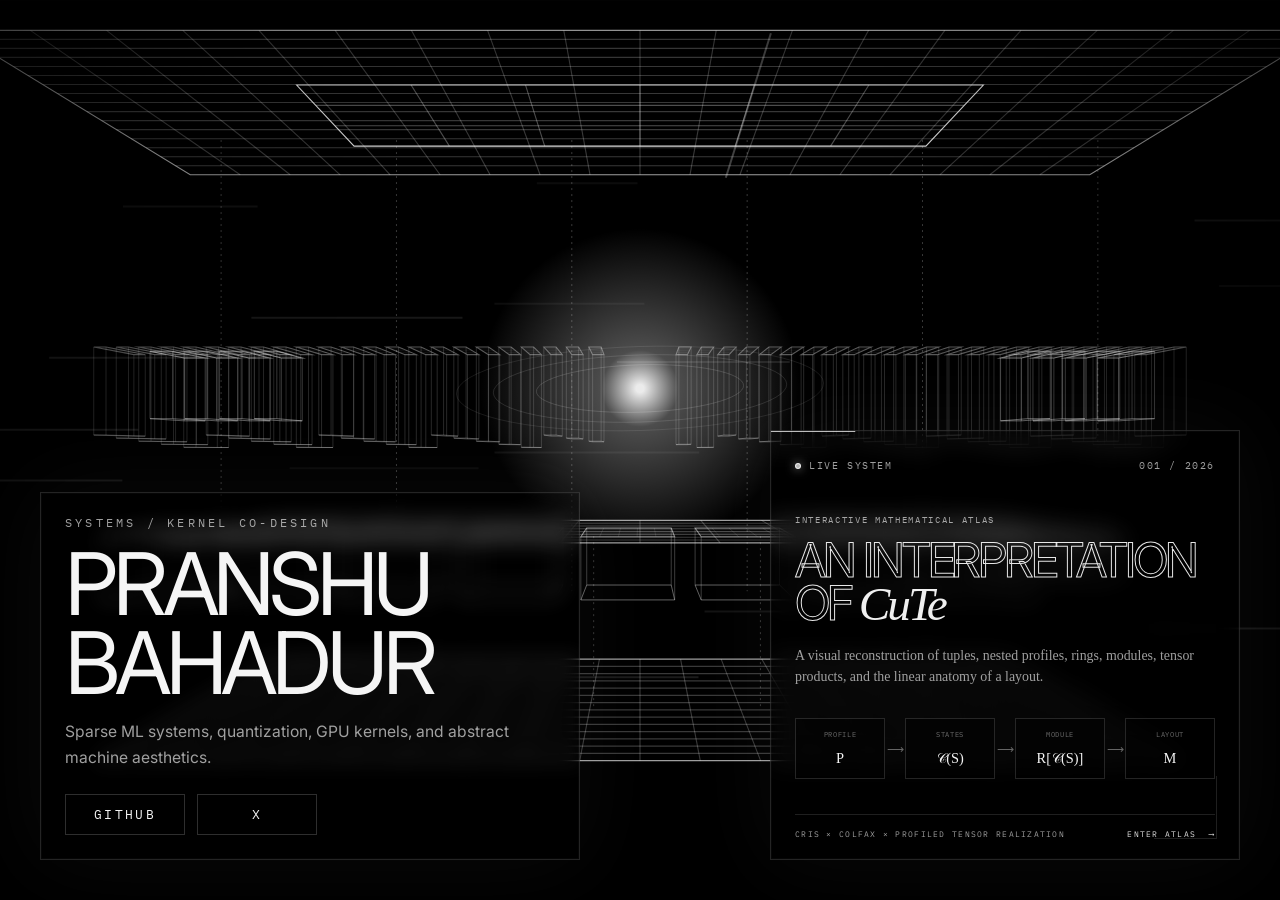
<file: index.html>
<!DOCTYPE html>
<html lang="en">
<head>
  <meta charset="UTF-8" />
  <meta name="viewport" content="width=device-width, initial-scale=1.0" />
  <title>Pranshu Bahadur</title>
  <meta name="description" content="Pranshu Bahadur — systems, kernel co-design, and an interactive interpretation of CuTe." />
  <link rel="preconnect" href="https://fonts.googleapis.com">
  <link rel="preconnect" href="https://fonts.gstatic.com" crossorigin>
  <link href="https://fonts.googleapis.com/css2?family=Inter:wght@300;400;500&family=IBM+Plex+Mono:wght@300;400&display=swap" rel="stylesheet">
  <link rel="stylesheet" href="./styles.css" />
</head>
<body>
  <canvas id="scene" aria-hidden="true"></canvas>
  <div class="scanlines" aria-hidden="true"></div>
  <div class="vignette" aria-hidden="true"></div>

  <main class="shell">
    <section class="card">
      <p class="kicker">SYSTEMS / KERNEL CO-DESIGN</p>
      <h1>PRANSHU<br />BAHADUR</h1>
      <p class="tagline">Sparse ML systems, quantization, GPU kernels, and abstract machine aesthetics.</p>

      <div class="links">
        <a href="https://github.com/Pranshu-Bahadur" target="_blank" rel="noreferrer">GITHUB</a>
        <a href="https://x.com/PranshuBahadur">X</a>
      </div>
    </section>

    <a
      class="feature-card"
      href="./formulation/index.html"
      data-open-formulation
      aria-label="Open An Interpretation of CuTe"
    >
      <div class="feature-meta">
        <span><i class="live-dot" aria-hidden="true"></i> LIVE SYSTEM</span>
        <span>001 / 2026</span>
      </div>

      <div class="feature-title">
        <p>INTERACTIVE MATHEMATICAL ATLAS</p>
        <h2>AN INTERPRETATION<br />OF <em>CuTe</em></h2>
        <p class="feature-copy">A visual reconstruction of tuples, nested profiles, rings, modules, tensor products, and the linear anatomy of a layout.</p>
      </div>

      <div class="feature-path" aria-label="Profile to layout formulation">
        <span><small>PROFILE</small><strong>P</strong></span>
        <b>⟶</b>
        <span><small>STATES</small><strong>𝒞(S)</strong></span>
        <b>⟶</b>
        <span><small>MODULE</small><strong>R[𝒞(S)]</strong></span>
        <b>⟶</b>
        <span><small>LAYOUT</small><strong>M</strong></span>
      </div>

      <div class="feature-footer">
        <span>CRIS × COLFAX × PROFILED TENSOR REALIZATION</span>
        <strong>ENTER ATLAS&nbsp; ⟶</strong>
      </div>
    </a>
  </main>

  <section class="formulation-portal" id="formulation-portal" aria-hidden="true" aria-label="An Interpretation of CuTe">
    <header class="formulation-header">
      <button type="button" data-close-formulation><span>←</span> RETURN TO INDEX</button>
      <div>
        <small>EMBEDDED SYSTEM / 001</small>
        <strong>AN INTERPRETATION OF CuTe</strong>
      </div>
      <a href="./formulation/index.html" target="_blank" rel="noreferrer">OPEN SEPARATELY ↗</a>
    </header>

    <div class="formulation-frame-shell">
      <div class="formulation-loading" aria-hidden="true">
        <span>𝕋<sub>R</sub>(S)</span>
        <small>LOADING THE PROFILED UNIVERSE</small>
      </div>
      <iframe
        id="formulation-frame"
        src="./formulation/index.html"
        title="An Interpretation of CuTe — complete interactive formulation"
        loading="eager"
      ></iframe>
    </div>
  </section>

  <script src="./script.js"></script>
</body>
</html>
</file>
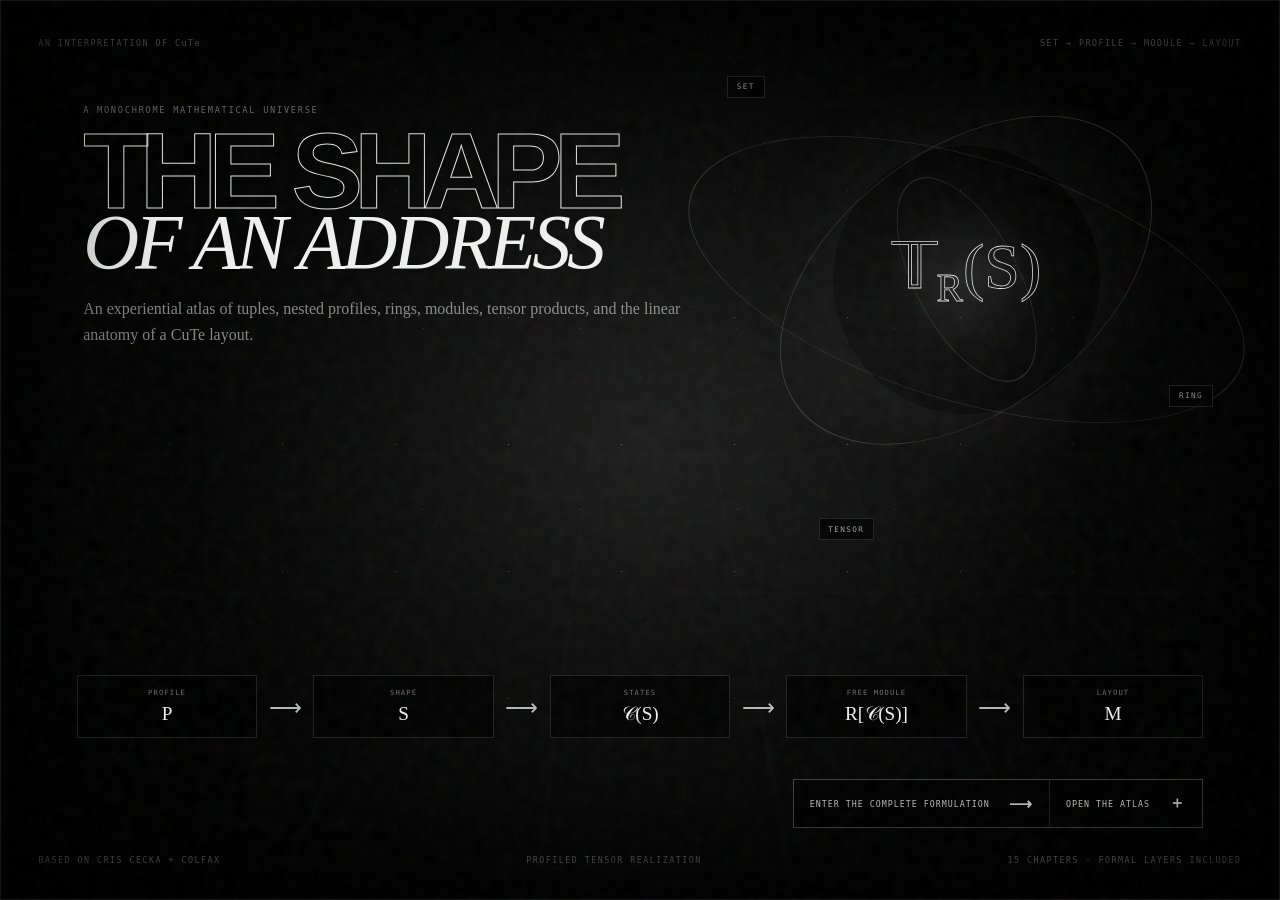
<file: formulation/index.html>
<!doctype html>
<html lang="en">
  <head>
    <meta charset="UTF-8" />
    <meta name="viewport" content="width=device-width, initial-scale=1.0" />
    <meta name="description" content="An interactive profiled tensor interpretation of CuTe layouts." />
    <title>An Interpretation of CuTe</title>
    <script type="module" crossorigin src="./assets/index-Dm5daCyG.js"></script>
    <link rel="stylesheet" crossorigin href="./assets/index-BAzx-Jt8.css">
  </head>
  <body>
    <div id="root"></div>
  </body>
</html>
</file>
<file: styles.css>
:root {
  --bg: #000000;
  --fg: rgba(255, 255, 255, 0.96);
  --soft: rgba(255, 255, 255, 0.62);
  --line: rgba(255, 255, 255, 0.18);
  --line-strong: rgba(255, 255, 255, 0.78);
  --panel: rgba(0, 0, 0, 0.34);
  --panel-border: rgba(255, 255, 255, 0.14);
}

* {
  box-sizing: border-box;
}

html,
body {
  margin: 0;
  min-height: 100%;
  background: var(--bg);
}

body {
  color: var(--fg);
  overflow: hidden;
  font-family: Inter, system-ui, sans-serif;
}

canvas,
.scanlines,
.vignette,
.shell {
  position: fixed;
  inset: 0;
}

#scene {
  width: 100%;
  height: 100%;
  background: #000;
}

.scanlines {
  pointer-events: none;
  opacity: 0.18;
  background-image: linear-gradient(to bottom, rgba(255,255,255,0.055) 0px, rgba(255,255,255,0.055) 1px, transparent 1px, transparent 4px);
  mix-blend-mode: screen;
}

.vignette {
  pointer-events: none;
  background: radial-gradient(circle at center, transparent 42%, rgba(0,0,0,0.18) 70%, rgba(0,0,0,0.62) 100%);
}

.shell {
  display: grid;
  grid-template-columns: minmax(320px, 540px) minmax(320px, 470px);
  align-items: flex-end;
  justify-content: space-between;
  gap: 28px;
  padding: 40px;
  pointer-events: none;
}

.card {
  width: min(540px, calc(100vw - 48px));
  padding: 22px 24px 24px;
  border: 1px solid var(--panel-border);
  background: linear-gradient(180deg, rgba(0,0,0,0.08), var(--panel));
  backdrop-filter: blur(10px);
  box-shadow: inset 0 0 0 1px rgba(255,255,255,0.025), 0 0 80px rgba(255,255,255,0.04);
  pointer-events: auto;
}

.kicker {
  margin: 0 0 14px;
  color: var(--soft);
  font-family: "IBM Plex Mono", monospace;
  font-size: 0.72rem;
  letter-spacing: 0.28em;
}

h1 {
  margin: 0;
  font-size: clamp(2.8rem, 7vw, 5.4rem);
  line-height: 0.92;
  font-weight: 400;
  letter-spacing: -0.06em;
}

.tagline {
  margin: 16px 0 0;
  max-width: 30rem;
  color: var(--soft);
  line-height: 1.7;
  font-size: 0.98rem;
}

.links {
  display: flex;
  gap: 12px;
  flex-wrap: wrap;
  margin-top: 22px;
}

.links a {
  display: inline-flex;
  align-items: center;
  justify-content: center;
  min-width: 120px;
  padding: 11px 14px;
  border: 1px solid rgba(255,255,255,0.18);
  color: var(--fg);
  text-decoration: none;
  font-family: "IBM Plex Mono", monospace;
  font-size: 0.82rem;
  letter-spacing: 0.18em;
  transition: background-color 180ms ease, border-color 180ms ease, transform 180ms ease;
}

.links a:hover {
  background: rgba(255,255,255,0.06);
  border-color: rgba(255,255,255,0.42);
  transform: translateY(-1px);
}

.feature-card {
  position: relative;
  display: grid;
  min-height: 430px;
  padding: 22px 24px 20px;
  overflow: hidden;
  border: 1px solid var(--panel-border);
  color: var(--fg);
  background:
    linear-gradient(90deg, transparent 49.8%, rgba(255,255,255,0.035) 50%, transparent 50.2%),
    linear-gradient(transparent 49.8%, rgba(255,255,255,0.035) 50%, transparent 50.2%),
    linear-gradient(180deg, rgba(0,0,0,0.08), rgba(0,0,0,0.48));
  background-size: 54px 54px, 54px 54px, auto;
  box-shadow: inset 0 0 0 1px rgba(255,255,255,0.025), 0 0 80px rgba(255,255,255,0.04);
  text-decoration: none;
  text-align: left;
  backdrop-filter: blur(12px);
  pointer-events: auto;
  transition: border-color 220ms ease, background-color 220ms ease, transform 220ms ease;
}

.feature-card::before,
.feature-card::after {
  content: "";
  position: absolute;
  pointer-events: none;
  transition: transform 420ms ease;
}

.feature-card::before {
  top: 0;
  right: 0;
  left: 0;
  height: 1px;
  background: rgba(255,255,255,0.72);
  transform: scaleX(0.18);
  transform-origin: left;
}

.feature-card::after {
  right: 22px;
  bottom: 20px;
  width: 62px;
  height: 62px;
  border-right: 1px solid rgba(255,255,255,0.12);
  border-bottom: 1px solid rgba(255,255,255,0.12);
}

.feature-card:hover,
.feature-card:focus-visible {
  border-color: rgba(255,255,255,0.44);
  outline: none;
  background-color: rgba(255,255,255,0.025);
  transform: translateY(-3px);
}

.feature-card:hover::before,
.feature-card:focus-visible::before {
  transform: scaleX(1);
}

.feature-card:hover::after,
.feature-card:focus-visible::after {
  transform: translate(-4px, -4px);
}

.feature-meta,
.feature-footer {
  position: relative;
  z-index: 2;
  display: flex;
  align-items: center;
  justify-content: space-between;
  gap: 18px;
  color: var(--soft);
  font-family: "IBM Plex Mono", monospace;
  font-size: 0.62rem;
  letter-spacing: 0.16em;
}

.feature-meta > span:first-child {
  display: inline-flex;
  align-items: center;
  gap: 8px;
}

.live-dot {
  display: inline-block;
  width: 6px;
  height: 6px;
  border: 1px solid rgba(255,255,255,0.84);
  border-radius: 50%;
  background: rgba(255,255,255,0.72);
  box-shadow: 0 0 10px rgba(255,255,255,0.62);
  animation: live-pulse 2.4s ease-in-out infinite;
}

@keyframes live-pulse {
  0%, 100% { opacity: 0.38; transform: scale(0.84); }
  50% { opacity: 1; transform: scale(1); }
}

.feature-title {
  position: relative;
  z-index: 2;
  align-self: center;
  padding: 28px 0 24px;
}

.feature-title > p:first-child {
  margin: 0 0 12px;
  color: var(--soft);
  font-family: "IBM Plex Mono", monospace;
  font-size: 0.58rem;
  letter-spacing: 0.18em;
}

.feature-title h2 {
  margin: 0;
  color: transparent;
  font-size: clamp(2rem, 3.7vw, 3.6rem);
  font-weight: 400;
  letter-spacing: -0.065em;
  line-height: 0.91;
  -webkit-text-stroke: 1px rgba(255,255,255,0.9);
}

.feature-title h2 em {
  color: rgba(255,255,255,0.94);
  font-family: Georgia, "Times New Roman", serif;
  font-weight: 400;
  -webkit-text-stroke: 0;
}

.feature-copy {
  max-width: 25rem;
  margin: 18px 0 0;
  color: var(--soft);
  font-family: Georgia, "Times New Roman", serif;
  font-size: 0.87rem;
  line-height: 1.55;
}

.feature-path {
  position: relative;
  z-index: 2;
  display: flex;
  align-items: stretch;
  margin-bottom: 22px;
}

.feature-path > span {
  display: grid;
  flex: 1;
  place-items: center;
  min-width: 0;
  padding: 8px 4px;
  border: 1px solid rgba(255,255,255,0.14);
  background: rgba(0,0,0,0.48);
}

.feature-path small {
  color: rgba(255,255,255,0.42);
  font-family: "IBM Plex Mono", monospace;
  font-size: 0.44rem;
  letter-spacing: 0.1em;
}

.feature-path strong {
  margin-top: 4px;
  font-family: Georgia, "Times New Roman", serif;
  font-size: 0.9rem;
  font-weight: 400;
}

.feature-path > b {
  display: grid;
  place-items: center;
  width: 20px;
  color: rgba(255,255,255,0.38);
  font-family: Georgia, "Times New Roman", serif;
  font-size: 0.72rem;
  font-weight: 400;
}

.feature-footer {
  align-self: end;
  padding-top: 14px;
  border-top: 1px solid rgba(255,255,255,0.12);
  font-size: 0.5rem;
}

.feature-footer strong {
  color: rgba(255,255,255,0.88);
  font-weight: 400;
  white-space: nowrap;
}

.formulation-portal {
  position: fixed;
  z-index: 40;
  inset: 0;
  display: grid;
  grid-template-rows: 54px 1fr;
  visibility: hidden;
  background: #000;
  opacity: 0;
  pointer-events: none;
  transform: translateY(24px) scale(0.992);
  transition: opacity 260ms ease, transform 360ms ease, visibility 360ms;
}

body.formulation-open {
  overflow: hidden;
}

body.formulation-open .formulation-portal {
  visibility: visible;
  opacity: 1;
  pointer-events: auto;
  transform: translateY(0) scale(1);
}

.formulation-header {
  position: relative;
  z-index: 3;
  display: grid;
  grid-template-columns: 180px 1fr 180px;
  align-items: center;
  border-bottom: 1px solid rgba(255,255,255,0.15);
  background: rgba(0,0,0,0.94);
  font-family: "IBM Plex Mono", monospace;
}

.formulation-header > button,
.formulation-header > a {
  display: flex;
  align-items: center;
  justify-content: center;
  gap: 10px;
  height: 100%;
  padding: 0 14px;
  border: 0;
  color: rgba(255,255,255,0.64);
  background: transparent;
  font: inherit;
  font-size: 0.58rem;
  letter-spacing: 0.11em;
  text-decoration: none;
  cursor: pointer;
  transition: color 180ms ease, background 180ms ease;
}

.formulation-header > button {
  border-right: 1px solid rgba(255,255,255,0.12);
}

.formulation-header > a {
  border-left: 1px solid rgba(255,255,255,0.12);
}

.formulation-header > button:hover,
.formulation-header > a:hover {
  color: #fff;
  background: rgba(255,255,255,0.055);
}

.formulation-header > div {
  display: grid;
  justify-items: center;
  gap: 2px;
}

.formulation-header small {
  color: rgba(255,255,255,0.34);
  font-size: 0.48rem;
  letter-spacing: 0.16em;
}

.formulation-header strong {
  color: rgba(255,255,255,0.84);
  font-family: Georgia, "Times New Roman", serif;
  font-size: 0.86rem;
  font-weight: 400;
}

.formulation-frame-shell {
  position: relative;
  min-height: 0;
  overflow: hidden;
  background: #000;
}

.formulation-frame-shell iframe {
  position: absolute;
  z-index: 2;
  inset: 0;
  width: 100%;
  height: 100%;
  border: 0;
  background: #000;
  opacity: 0;
  transition: opacity 320ms ease;
}

.formulation-frame-shell.is-loaded iframe {
  opacity: 1;
}

.formulation-loading {
  position: absolute;
  z-index: 1;
  inset: 0;
  display: grid;
  place-items: center;
  align-content: center;
  gap: 12px;
  color: rgba(255,255,255,0.72);
  background:
    linear-gradient(rgba(255,255,255,0.035) 1px, transparent 1px),
    linear-gradient(90deg, rgba(255,255,255,0.035) 1px, transparent 1px),
    #000;
  background-size: 72px 72px;
  transition: opacity 260ms ease;
}

.formulation-loading span {
  color: transparent;
  font-family: Georgia, "Times New Roman", serif;
  font-size: clamp(3rem, 8vw, 7rem);
  -webkit-text-stroke: 1px rgba(255,255,255,0.82);
}

.formulation-loading small {
  color: rgba(255,255,255,0.36);
  font-family: "IBM Plex Mono", monospace;
  font-size: 0.52rem;
  letter-spacing: 0.2em;
}

.formulation-frame-shell.is-loaded .formulation-loading {
  opacity: 0;
  pointer-events: none;
}

@media (max-width: 980px) {
  body {
    overflow: auto;
  }

  .shell {
    position: relative;
    grid-template-columns: 1fr;
    align-content: end;
    min-height: 100svh;
    padding-top: 84px;
    overflow-y: auto;
  }

  .card,
  .feature-card {
    width: min(620px, 100%);
  }

  .feature-card {
    justify-self: end;
    min-height: 390px;
  }
}

@media (max-width: 720px) {
  .shell {
    padding: 18px;
    padding-top: 72px;
    align-items: flex-end;
  }

  .card {
    padding: 18px;
  }

  .tagline {
    font-size: 0.92rem;
  }

  .feature-card {
    min-height: 410px;
    padding: 18px;
  }

  .feature-title h2 {
    font-size: clamp(2rem, 11vw, 3.15rem);
  }

  .feature-path {
    overflow-x: auto;
  }

  .feature-path > span {
    flex: 0 0 82px;
  }

  .feature-footer > span:first-child {
    display: none;
  }

  .feature-footer {
    justify-content: flex-end;
  }

  .formulation-portal {
    grid-template-rows: 48px 1fr;
  }

  .formulation-header {
    grid-template-columns: 54px 1fr 54px;
  }

  .formulation-header > button,
  .formulation-header > a {
    padding: 0;
    font-size: 0;
  }

  .formulation-header > button span {
    font-size: 1rem;
  }

  .formulation-header > a::after {
    content: "↗";
    font-family: Georgia, "Times New Roman", serif;
    font-size: 1rem;
  }

  .formulation-header small {
    display: none;
  }

  .formulation-header strong {
    font-size: 0.7rem;
  }
}

@media (prefers-reduced-motion: reduce) {
  *, *::before, *::after {
    animation-duration: 0.01ms !important;
    animation-iteration-count: 1 !important;
    transition-duration: 0.01ms !important;
  }
}
</file>
<file: formulation/assets/index-BAzx-Jt8.css>
:root{--black:#000;--near-black:#080808;--panel:#080808c7;--white:#f4f4f4;--soft-white:#ffffffb8;--muted:#ffffff6e;--faint:#ffffff30;--hairline:#ffffff21;--serif:Georgia, "Times New Roman", serif;--mono:ui-monospace, SFMono-Regular, Menlo, Monaco, Consolas, monospace;--sans:"Arial Narrow", "Helvetica Neue", Arial, sans-serif}*{box-sizing:border-box}html,body{width:100%;min-height:100%;color:var(--white);background:var(--black);margin:0;overflow:hidden}button,select{font:inherit}button,a{-webkit-tap-highlight-color:transparent}button{color:inherit}sub,sup{font-size:.62em;line-height:0}.universe-shell{--light-x:50vw;--light-y:50vh;isolation:isolate;width:100vw;height:100svh;color:var(--white);background:radial-gradient(circle at var(--light-x) var(--light-y), #ffffff0e, transparent 28rem), radial-gradient(ellipse at 60% 42%, #ffffff06, transparent 38%), radial-gradient(ellipse at center, #0d0d0d 0, #050505 43%, #000 86%);font-family:var(--sans);position:relative;overflow:hidden}.universe-shell:after{content:"";z-index:1000;pointer-events:none;border:1px solid #ffffff12;position:absolute;inset:0;box-shadow:inset 0 0 170px #000000eb}.void-stars,.void-grid,.void-noise{pointer-events:none;position:absolute;inset:0}.void-stars{z-index:-3;opacity:.44;background-image:radial-gradient(circle,#ffffffe6 0 .55px,#0000 .8px),radial-gradient(circle,#ffffff7a 0 .4px,#0000 .65px),radial-gradient(circle,#ffffff40 0 .35px,#0000 .55px);background-position:0 0,31px 57px,73px 19px;background-size:113px 127px,157px 181px,227px 239px;-webkit-mask-image:radial-gradient(#000 8%,#0000 86%);mask-image:radial-gradient(#000 8%,#0000 86%)}.void-grid{z-index:-2;opacity:.13;transform-origin:50%;background-image:linear-gradient(#ffffff14 1px,#0000 1px),linear-gradient(90deg,#ffffff14 1px,#0000 1px);background-size:68px 68px;transform:perspective(900px)rotateX(66deg)translateY(37vh)scale(1.8);-webkit-mask-image:radial-gradient(at 60%,#000,#0000 72%);mask-image:radial-gradient(at 60%,#000,#0000 72%)}.void-noise{z-index:900;opacity:.045;background-image:url("data:image/svg+xml,%3Csvg viewBox='0 0 180 180' xmlns='http://www.w3.org/2000/svg'%3E%3Cfilter id='n'%3E%3CfeTurbulence type='fractalNoise' baseFrequency='.95' numOctaves='4' stitchTiles='stitchTiles'/%3E%3C/filter%3E%3Crect width='100%25' height='100%25' filter='url(%23n)'/%3E%3C/svg%3E");animation:.26s steps(2,end) infinite grain;inset:-70%}@keyframes grain{0%{transform:translate(0)}25%{transform:translate(2.5%,-1.5%)}50%{transform:translate(-1%,2%)}75%{transform:translate(1.5%,1%)}to{transform:translate(-2%,-1%)}}@keyframes reveal-up{0%{opacity:0;transform:translateY(1.25rem)}to{opacity:1;transform:translateY(0)}}@keyframes float{0%,to{transform:translate(0,0)}50%{transform:translateY(-.7rem)}}@keyframes breathe{0%,to{opacity:.48}50%{opacity:1}}@keyframes rotate-slow{to{transform:rotate(360deg)}}.formula{border:1px solid var(--hairline);color:#ffffffe8;font-family:var(--serif);text-align:center;background:#ffffff06;margin:.75rem 0;padding:.85rem 1rem;font-size:clamp(.9rem,1.25vw,1.24rem);line-height:1.55}.formula.is-compact{padding:.62rem .78rem;font-size:clamp(.78rem,1vw,1rem)}.diagram-arrow{min-width:3.5rem;color:var(--soft-white);flex:none;align-content:center;justify-items:center;display:grid}.diagram-arrow small{color:var(--muted);font-family:var(--mono);letter-spacing:.12em;white-space:nowrap;font-size:.46rem}.diagram-arrow i{font-family:var(--serif);font-size:1.45rem;font-style:normal}.landing{position:absolute;inset:0;overflow:hidden}.landing-meta,.landing-footer{z-index:8;color:#ffffff5c;font-family:var(--mono);letter-spacing:.18em;justify-content:space-between;font-size:.52rem;display:flex;position:absolute;left:clamp(1.2rem,3vw,2.8rem);right:clamp(1.2rem,3vw,2.8rem)}.landing-meta{top:clamp(1.2rem,3vw,2.5rem)}.landing-footer{bottom:clamp(1.2rem,3vw,2.2rem)}.landing-title{z-index:7;width:min(49rem,58vw);animation:.9s both reveal-up;position:absolute;top:11%;left:6.5%}.landing-title small,.scene-kicker,.whole-column>small,.formal-drawer small{color:var(--muted);font-family:var(--mono);letter-spacing:.2em;font-size:.54rem}.landing-title h1{color:#0000;letter-spacing:-.085em;-webkit-text-stroke:1px #ffffffeb;text-transform:uppercase;margin:.9rem 0 1.5rem;font-size:clamp(4rem,8.4vw,9.8rem);font-weight:800;line-height:.76;display:grid}.landing-title h1 span:last-child{color:#fffffff0;font-family:var(--serif);letter-spacing:-.05em;-webkit-text-stroke:0;font-size:.72em;font-style:italic;font-weight:400}.landing-title p{color:#ffffff85;width:min(38rem,90%);font-family:var(--serif);margin:0;font-size:clamp(.88rem,1.25vw,1.2rem);line-height:1.65}.landing-orbits{z-index:2;aspect-ratio:1;width:min(55vw,58rem);position:absolute;top:-8vh;right:-3vw}.landing-orbits:before{content:"";background:radial-gradient(circle,#ffffff1a,#ffffff04 42%,#0000 72%);border-radius:50%;position:absolute;inset:31%;box-shadow:0 0 120px #ffffff14}.landing-orbits .orbit{border:1px solid #ffffff2b;border-radius:50%;position:absolute}.orbit-a{inset:9%;transform:rotate(17deg)scaleY(.42)}.orbit-b{inset:20%;transform:rotate(-37deg)scaleY(.62)}.orbit-c{inset:34%;transform:rotate(62deg)scaleY(.46)}.landing-orbits strong{color:#0000;font-family:var(--serif);-webkit-text-stroke:.8px #ffffffe0;text-shadow:0 0 44px #ffffff21;font-size:clamp(2rem,5vw,5rem);font-weight:400;position:absolute;top:48%;left:50%;transform:translate(-50%,-50%)}.orbit-label{border:1px solid var(--hairline);color:#ffffff9e;font-family:var(--mono);letter-spacing:.18em;background:#000000b8;padding:.35rem .55rem;font-size:.48rem;position:absolute}.label-set{top:21%;left:16%}.label-ring{bottom:32%;right:15%}.label-tensor{bottom:13%;left:29%}.landing-formula{z-index:9;justify-content:center;align-items:stretch;display:flex;position:absolute;bottom:18%;left:6%;right:6%}.landing-formula>button{border:1px solid var(--hairline);cursor:pointer;-webkit-backdrop-filter:blur(12px);backdrop-filter:blur(12px);background:#000000ad;flex:1;justify-items:center;max-width:13rem;padding:.75rem .65rem;transition:background .2s,border-color .2s,transform .2s;display:grid}.landing-formula>button:hover,.landing-formula>button:focus-visible{background:#ffffff13;border-color:#ffffff8c;outline:none;transform:translateY(-.3rem)}.landing-formula button small{color:var(--muted);font-family:var(--mono);letter-spacing:.15em;font-size:.45rem}.landing-formula button strong{font-family:var(--serif);margin-top:.35rem;font-size:clamp(1rem,1.5vw,1.45rem);font-weight:400}.landing-entry{z-index:10;border:1px solid #ffffff40;display:flex;position:absolute;bottom:8%;right:6%}.landing-entry button{border:0;border-right:1px solid var(--hairline);color:#ffffffd1;font-family:var(--mono);letter-spacing:.12em;cursor:pointer;background:#000000bf;align-items:center;gap:1.2rem;padding:.8rem 1rem;font-size:.52rem;display:flex}.landing-entry button:last-child{border-right:0}.landing-entry button:hover{color:#fff;background:#ffffff14}.landing-entry b{font-family:var(--serif);font-size:1rem}.site-header{z-index:70;border-bottom:1px solid var(--hairline);-webkit-backdrop-filter:blur(18px);backdrop-filter:blur(18px);background:#000000b3;grid-template-columns:9rem 1fr auto;align-items:center;height:4.9rem;display:grid;position:absolute;top:0;left:0;right:0}.site-mark{border:0;border-right:1px solid var(--hairline);cursor:pointer;background:0 0;justify-items:start;height:100%;padding:.72rem 1.25rem;display:grid}.site-mark strong{color:#0000;font-family:var(--serif);-webkit-text-stroke:.6px #ffffffeb;font-size:1.6rem;font-style:italic;font-weight:400}.site-mark span{color:var(--muted);font-family:var(--mono);letter-spacing:.12em;font-size:.42rem}.site-breadcrumb{grid-template-columns:auto auto 1fr;align-items:baseline;gap:1rem;padding:0 1.4rem;display:grid}.site-breadcrumb small,.site-breadcrumb span,.header-actions button{color:var(--muted);font-family:var(--mono);letter-spacing:.12em;font-size:.48rem}.site-breadcrumb strong{color:#ffffffdb;font-family:var(--serif);text-overflow:ellipsis;white-space:nowrap;font-size:1rem;font-weight:400;overflow:hidden}.header-actions{align-self:stretch;display:flex}.header-actions button{border:0;border-left:1px solid var(--hairline);cursor:pointer;background:0 0;min-width:7.5rem}.header-actions button:hover{color:#fff;background:#ffffff0e}.header-actions kbd{color:#ffffff47;font:inherit;margin-left:.45rem}.chapter-nav{z-index:65;border-right:1px solid var(--hairline);scrollbar-width:none;-webkit-backdrop-filter:blur(14px);backdrop-filter:blur(14px);background:#0000008c;width:9rem;position:absolute;top:4.9rem;bottom:3rem;left:0;overflow-y:auto}.chapter-nav::-webkit-scrollbar{display:none}.chapter-nav>div{border-bottom:1px solid #ffffff12;padding:.72rem 0 .32rem}.chapter-nav>div>small{color:#ffffff40;font-family:var(--mono);letter-spacing:.14em;padding:0 .75rem .42rem;font-size:.4rem;display:block}.chapter-nav button{color:#ffffff63;cursor:pointer;text-align:left;background:0 0;border:0;grid-template-columns:1.45rem 1fr .65rem;align-items:center;width:100%;min-height:1.7rem;padding:.25rem .55rem .25rem .72rem;display:grid;position:relative}.chapter-nav button:hover{color:#fffc}.chapter-nav button span{font-family:var(--mono);font-size:.42rem}.chapter-nav button strong{font-family:var(--mono);letter-spacing:.08em;font-size:.48rem;font-weight:500}.chapter-nav button i{border:1px solid #ffffff52;border-radius:50%;width:.3rem;height:.3rem}.chapter-nav button.is-active{color:#fff;background:#fff1}.chapter-nav button.is-active i{background:#fff;box-shadow:0 0 9px #ffffffb3}.mobile-nav{display:none}.progress{z-index:71;background:#ffffff0e;height:2px;position:absolute;top:4.85rem;left:9rem;right:0}.progress i{background:#fffc;height:100%;transition:width .5s;display:block;box-shadow:0 0 9px #ffffff8c}.chapter-stage{z-index:5;animation:.55s both reveal-up;position:absolute;inset:4.9rem 0 3rem 9rem;overflow:hidden}.chapter-footer{z-index:70;border-top:1px solid var(--hairline);-webkit-backdrop-filter:blur(14px);backdrop-filter:blur(14px);background:#000000c7;grid-template-columns:9rem 1fr 9rem;align-items:center;height:3rem;display:grid;position:absolute;bottom:0;left:0;right:0}.chapter-footer>span{color:#ffffff47;font-family:var(--mono);letter-spacing:.16em;text-align:center;font-size:.43rem}.chapter-footer button{border:0;border-right:1px solid var(--hairline);height:100%;color:var(--muted);font-family:var(--mono);letter-spacing:.1em;cursor:pointer;background:0 0;justify-content:center;align-items:center;gap:.65rem;font-size:.48rem;display:flex}.chapter-footer button:last-child{border-right:0;border-left:1px solid var(--hairline)}.chapter-footer button:hover{color:#fff;background:#ffffff0e}.chapter-footer b{font-family:var(--serif);font-size:1rem}.scene-grid{grid-template-columns:minmax(16rem,.85fr) minmax(27rem,1.55fr) minmax(13rem,.65fr);gap:clamp(1rem,2vw,2.4rem);width:100%;height:100%;padding:clamp(1.6rem,3vw,3.7rem);display:grid}.scene-copy{z-index:3;align-self:center;position:relative}.scene-copy h2,.whole-intro h2,.source-intro h2{color:#0000;letter-spacing:-.065em;-webkit-text-stroke:.75px #fffffff0;margin:.85rem 0 1.15rem;font-size:clamp(2.2rem,3.5vw,4.5rem);font-weight:700;line-height:.96}.scene-copy h2 em,.whole-intro h2 em,.source-intro h2 em{color:#ffffffe3;font-family:var(--serif);-webkit-text-stroke:0;font-weight:400}.scene-copy>p,.whole-intro>p,.source-intro>p{color:#ffffff80;max-width:31rem;font-family:var(--serif);margin:0;font-size:clamp(.84rem,1.05vw,1.05rem);line-height:1.65}.scene-copy>p i{color:#ffffffd1}.primary-control{color:#ffffffb8;min-width:min(19rem,100%);font-family:var(--mono);letter-spacing:.12em;cursor:pointer;background:#00000080;border:1px solid #ffffff40;justify-content:space-between;align-items:center;gap:1.2rem;margin:1.4rem 0 0;padding:.72rem .85rem;font-size:.5rem;display:flex}.primary-control:hover{color:#fff;background:#ffffff0f;border-color:#ffffff9e}.primary-control b{font-family:var(--serif);font-size:1rem}.mode-tabs,.operation-tabs{border:1px solid var(--hairline);flex-wrap:wrap;width:fit-content;margin-top:1.35rem;display:flex}.mode-tabs button,.operation-tabs button{border:0;border-right:1px solid var(--hairline);color:#ffffff57;font-family:var(--mono);letter-spacing:.09em;cursor:pointer;background:#0006;padding:.55rem .72rem;font-size:.44rem}.mode-tabs button:last-child,.operation-tabs button:last-child{border-right:0}.mode-tabs button.is-active,.operation-tabs button.is-active{color:#000;background:#fff}.profile-tree{aspect-ratio:360/230;width:100%;max-width:23rem;position:relative}.profile-tree svg{width:100%;height:100%;position:absolute;inset:0;overflow:visible}.profile-tree svg path{fill:none;stroke:#ffffff80;stroke-width:1px}.profile-tree .node{background:#050505;border:1px solid #ffffffd9;border-radius:50%;width:.62rem;height:.62rem;position:absolute;transform:translate(-50%,-50%);box-shadow:0 0 13px #ffffff2e}.profile-tree .root-node{top:13%;left:50%}.tree-left .branch-node{top:44%;left:32.2%}.tree-right .branch-node{top:44%;left:67.8%}.profile-tree .leaf{color:#ffffffe6;width:2.2rem;height:2.2rem;font-family:var(--serif);background:#000000db;border:1px solid #ffffff4d;border-radius:50%;place-items:center;font-size:1rem;display:grid;position:absolute;bottom:0;transform:translate(-50%)}.profile-tree .leaf-0{left:17.2%}.profile-tree .leaf-1{left:50%}.profile-tree .leaf-2{left:82.8%}.tree-left .leaf-1{left:47.2%}.tree-right .leaf-1{left:52.8%}.coordinate-lattice{perspective:800px;grid-template-columns:repeat(4,1fr);gap:.55rem;width:min(36rem,100%);display:grid}.lattice-layer{transform:translateY(calc(var(--layer,0) * -1px));background:#00000073;border:1px solid #ffffff21;gap:.3rem;padding:.45rem;display:grid}.lattice-layer>small{color:#ffffff4d;font-family:var(--mono);letter-spacing:.1em;font-size:.42rem}.lattice-layer>div{grid-template-columns:repeat(2,1fr);gap:.25rem;display:grid}.lattice-layer button{aspect-ratio:1;color:#ffffff73;cursor:pointer;background:#ffffff06;border:1px solid #ffffff2e;place-items:center;padding:0;display:grid;position:relative}.lattice-layer button:hover{color:#fff;border-color:#ffffffb3}.lattice-layer button span{font-family:var(--serif);font-size:.65rem}.lattice-layer button i{color:#ffffff38;font-family:var(--mono);font-size:.32rem;font-style:normal;position:absolute;bottom:.08rem;right:.18rem}.lattice-layer button.is-selected{color:#000;background:#fff;box-shadow:0 0 22px #fff3}.lattice-layer button.is-selected i{color:#0009}.coordinate-lattice.is-miniature{gap:.25rem}.coordinate-lattice.is-miniature .lattice-layer{gap:.15rem;padding:.2rem}.coordinate-lattice.is-miniature .lattice-layer>div{gap:.1rem}.coordinate-lattice.is-miniature .lattice-layer button span{font-size:.48rem}.coordinate-lattice.is-miniature .lattice-layer button i{display:none}.whole-scene{grid-template-rows:1fr auto;grid-template-columns:20rem 1fr;gap:2rem;width:100%;height:100%;padding:clamp(1.5rem,3vw,3.3rem);display:grid}.whole-intro{align-self:center}.whole-intro h2{font-size:clamp(2.4rem,4vw,5rem)}.whole-map{grid-template-columns:1fr 5rem 1fr 5rem 1fr;align-items:center;min-width:0;display:grid;position:relative}.whole-column{z-index:2;gap:.6rem;display:grid;position:relative}.whole-column>small{text-align:center;margin-bottom:.3rem}.whole-column button{cursor:pointer;-webkit-backdrop-filter:blur(10px);backdrop-filter:blur(10px);background:#0000009e;border:1px solid #ffffff29;justify-items:center;min-height:6.3rem;padding:.7rem;display:grid}.whole-column button:hover{background:#ffffff0e;border-color:#ffffff8c;transform:translateY(-.2rem)}.whole-column button span{color:var(--muted);font-family:var(--mono);letter-spacing:.14em;font-size:.42rem}.whole-column button strong{font-family:var(--serif);margin:.18rem 0;font-size:1.7rem;font-weight:400}.whole-column button i{color:#ffffff59;font-family:var(--mono);font-size:.42rem;font-style:normal}.whole-arrow-column{align-content:center;gap:5.1rem;display:grid}.whole-map>svg{z-index:0;width:100%;height:100%;position:absolute;inset:0}.whole-map>svg path{fill:none;stroke:#ffffff24;stroke-width:1px;stroke-dasharray:3 5}.whole-loop{color:#ffffff45;font-family:var(--mono);letter-spacing:.14em;background:#040404;font-size:.38rem;position:absolute}.loop-top{top:2%;left:50%;transform:translate(-50%)}.loop-bottom{bottom:1%;right:7%}.whole-legend{border:1px solid var(--hairline);grid-column:1/-1;grid-template-columns:repeat(4,1fr);display:grid}.whole-legend div{border-right:1px solid var(--hairline);grid-template-rows:auto auto;grid-template-columns:2.4rem 1fr;padding:.55rem .75rem;display:grid}.whole-legend div:last-child{border-right:0}.whole-legend span{font-family:var(--serif);grid-row:1/3;align-self:center;font-size:1.4rem}.whole-legend p{color:#ffffffa6;font-family:var(--mono);text-transform:uppercase;margin:0;font-size:.45rem}.whole-legend strong{color:var(--muted);font-family:var(--serif);font-size:.68rem;font-weight:400}.set-cosmos{align-self:center;width:100%;min-height:34rem;position:relative}.set-boundary{border:1px solid #ffffff6b;border-radius:49% 51% 43% 57%/56% 38% 62% 44%;animation:5s ease-in-out infinite breathe;position:absolute;inset:4% 5%;box-shadow:inset 0 0 80px #ffffff06,0 0 40px #ffffff08}.set-boundary:after{content:"";border-radius:inherit;border:1px dashed #ffffff1a;position:absolute;inset:4%}.set-boundary small{color:var(--muted);font-family:var(--mono);letter-spacing:.18em;font-size:.5rem;position:absolute;top:8%;left:12%}.set-element{cursor:pointer;background:radial-gradient(circle,#ffffff17,#000000d9);border:1px solid #ffffff42;border-radius:50%;place-items:center;width:3.2rem;height:3.2rem;animation:5s ease-in-out infinite float;display:grid;position:absolute;box-shadow:0 0 25px #ffffff06}.set-element:hover{border-color:#fff;box-shadow:0 0 25px #ffffff26}.set-element span{font-family:var(--serif);font-size:1.15rem}.element-0{top:22%;left:25%}.element-1{animation-delay:-1s;top:18%;left:61%}.element-2{animation-delay:-2s;top:48%;left:43%}.element-3{animation-delay:-.4s;top:66%;left:21%}.element-4{animation-delay:-2.8s;top:65%;left:67%}.element-5{animation-delay:-3.6s;top:39%;left:76%}.membership-readout{border:1px solid var(--hairline);color:#ffffffa6;font-family:var(--serif);background:#000c;padding:.55rem .8rem;font-size:.85rem;position:absolute;bottom:6%;right:12%}.membership-readout i{color:var(--muted);margin:0 .45rem;font-style:normal}.axiom-strip{gap:.45rem;margin-top:1rem;display:flex}.axiom-strip span{color:var(--muted);font-family:var(--mono);align-items:center;gap:.4rem;font-size:.42rem;display:flex}.axiom-strip b{color:#fff;font-family:var(--serif);font-size:1rem}.scene-ledger{border:1px solid var(--hairline);background:#0000008f;align-self:center}.scene-ledger>small{border-bottom:1px solid var(--hairline);color:var(--muted);font-family:var(--mono);letter-spacing:.14em;padding:.65rem;font-size:.46rem;display:block}.scene-ledger>div{border-bottom:1px solid var(--hairline);gap:.3rem;padding:.8rem;display:grid}.scene-ledger>div:last-child{border-bottom:0}.scene-ledger span{color:var(--muted);font-size:.65rem}.scene-ledger strong{font-family:var(--serif);font-size:1.35rem;font-weight:400}.scene-ledger i{color:#ffffff54;font-size:.6rem;font-style:normal}.product-axis{align-items:center;gap:1rem;display:flex;position:absolute}.product-axis small{color:var(--muted);font-family:var(--mono);font-size:.5rem}.product-axis span{width:3.3rem;height:3.3rem;font-family:var(--serif);border:1px solid #ffffff40;border-radius:50%;place-items:center;display:grid}.axis-a{top:8%;left:25%}.axis-b{flex-direction:column;top:31%;left:3%}.pair-grid{grid-template-rows:repeat(2,5rem);grid-template-columns:repeat(3,5rem);gap:.55rem;display:grid;position:absolute;top:28%;left:24%}.pair-grid span{background:#ffffff06;border:1px solid #fff3;place-items:center;display:grid}.pair-grid i{font-family:var(--serif);font-size:.85rem;font-style:normal}.coproduct-chamber{border:1px solid #ffffff4d;align-content:center;place-items:center;gap:1.3rem;width:43%;display:grid;position:absolute;top:20%;bottom:20%}.chamber-a{left:4%}.chamber-b{right:4%}.coproduct-chamber small{color:var(--muted);font-family:var(--mono);font-size:.48rem;position:absolute;top:.8rem;left:.8rem}.coproduct-chamber span{border:1px solid var(--hairline);width:2.8rem;height:2.8rem;font-family:var(--serif);border-radius:50%;place-items:center;display:grid}.coproduct-mark{z-index:2;color:#000;font-family:var(--serif);background:#fff;padding:.6rem;font-size:1.2rem;position:absolute;top:46%;left:50%;transform:translate(-50%,-50%)}.tuple-map{background:linear-gradient(#ffffff05,#0000);border:1px solid #ffffff1a;align-self:center;min-height:33rem;position:relative}.tuple-map svg{width:100%;height:100%;position:absolute;inset:0;overflow:visible}.tuple-map svg path{fill:none;stroke:#ffffff78;stroke-width:1px}.tuple-map marker path{fill:#ffffffb3;stroke:none}.tuple-codomain,.tuple-domain{grid-template-columns:repeat(4,1fr);justify-items:center;display:grid;position:absolute;left:7%;right:7%}.tuple-codomain{top:4%}.tuple-domain{bottom:4%}.tuple-codomain small,.tuple-domain small{color:var(--muted);font-family:var(--mono);letter-spacing:.14em;font-size:.45rem;position:absolute;top:-.8rem;left:0}.tuple-codomain span,.tuple-domain span{z-index:2;width:3rem;height:3rem;font-family:var(--serif);background:#050505;border:1px solid #ffffff45;border-radius:50%;place-items:center;display:grid;position:relative}.tuple-domain span{border-radius:0}.repeat-callout{color:#ffffff59;font-family:var(--mono);letter-spacing:.08em;writing-mode:vertical-rl;font-size:.42rem;position:absolute;top:48%;left:1rem}.repeat-callout i{background:#ffffff4d;width:1px;height:3rem;margin:0 auto .4rem;display:block}.tuple-layers{border:1px solid var(--hairline);background:#00000080;align-self:center}.tuple-layers>small{border-bottom:1px solid var(--hairline);color:var(--muted);font-family:var(--mono);letter-spacing:.12em;padding:.65rem;font-size:.44rem;display:block}.tuple-layers>div{border-bottom:1px solid #ffffff14;grid-template-columns:2.7rem 1fr;align-items:center;min-height:3rem;padding:0 .7rem;display:grid}.tuple-layers>div span{font-family:var(--serif);font-size:1rem}.tuple-layers>div i{color:var(--muted);font-family:var(--mono);text-overflow:ellipsis;white-space:nowrap;font-size:.43rem;font-style:normal;overflow:hidden}.tuple-layers>strong{font-family:var(--serif);text-align:center;padding:.9rem .65rem;font-size:.9rem;font-weight:400;display:block}.word-forge{align-self:center;min-height:34rem;position:relative}.word{border:1px solid var(--hairline);background:#000000b8;gap:.28rem;padding:.6rem;transition:opacity .45s,transform .65s;display:flex;position:absolute}.word small{color:var(--muted);font-family:var(--mono);font-size:.5rem;position:absolute;top:-1.2rem;left:0}.word span{width:3.8rem;height:3.8rem;font-family:var(--serif);border:1px solid #ffffff47;place-items:center;font-size:1.2rem;display:grid}.word-u{top:24%;left:6%}.word-v{top:24%;right:6%}.word-result{opacity:.18;top:61%;left:50%;transform:translate(-50%)scale(.9)}.word-forge.is-joined .word-u{opacity:.2;transform:translate(6rem,8rem)scale(.8)}.word-forge.is-joined .word-v{opacity:.2;transform:translate(-6rem,8rem)scale(.8)}.word-forge.is-joined .word-result{opacity:1;transform:translate(-50%)scale(1)}.forge-operator{font-family:var(--serif);font-size:1.7rem;position:absolute;top:29%;left:50%;transform:translate(-50%)}.forge-arrow{color:var(--muted);font-family:var(--serif);font-size:1.6rem;position:absolute;top:48%;left:50%;transform:translate(-50%)rotate(90deg)}.empty-word{border:1px solid var(--hairline);justify-items:center;padding:.6rem 1rem;display:grid;position:absolute;bottom:4%;right:4%}.empty-word span{font-family:var(--serif);font-size:1.2rem}.empty-word small{color:var(--muted);font-family:var(--mono);font-size:.4rem}.closure-orbit{color:#ffffff45;font-family:var(--serif);pointer-events:none;border:1px dashed #ffffff24;border-radius:48%;align-content:end;place-items:center;padding-bottom:.7rem;display:grid;position:absolute;inset:6%}.closure-orbit i{font-family:var(--mono);letter-spacing:.12em;font-size:.4rem;font-style:normal}.law-stack{align-self:center}.law-stack>div{border-bottom:1px solid var(--hairline);gap:.45rem;padding:.85rem 0;display:grid}.law-stack small{color:var(--muted);font-family:var(--mono);letter-spacing:.12em;font-size:.43rem}.law-stack strong{font-family:var(--serif);font-size:.84rem;font-weight:400;line-height:1.45}.profile-observatory{align-self:center;justify-items:center;min-height:35rem;display:grid;position:relative}.profile-observatory .profile-tree{width:min(31rem,92%);margin-top:4rem}.profile-signature{justify-items:center;display:grid;position:absolute;top:0;left:50%;transform:translate(-50%)}.profile-signature small{color:var(--muted);font-family:var(--mono);letter-spacing:.14em;font-size:.43rem}.profile-signature strong{font-family:var(--serif);font-size:1.75rem;font-weight:400}.profile-signature i{color:#ffffff6b;font-family:var(--serif);font-size:.9rem}.leaf-plane{border-top:1px solid #ffffff38;grid-template-columns:repeat(3,1fr);justify-items:center;padding-top:1.8rem;display:grid;position:absolute;bottom:2%;left:2%;right:2%}.leaf-plane span{color:#ffffff59;font-family:var(--serif)}.leaf-plane small{color:#ffffff3d;font-family:var(--mono);letter-spacing:.13em;font-size:.38rem;position:absolute;top:.35rem;left:0}.operad-panel{border:1px solid var(--hairline);background:#00000080;align-self:center;padding:.9rem}.operad-panel>small{color:var(--muted);font-family:var(--mono);letter-spacing:.13em;font-size:.45rem}.mini-operad{grid-template-columns:1fr auto 1fr;align-items:center;gap:.6rem;margin:1.1rem 0;display:grid}.mini-operad span,.mini-operad b{border:1px solid var(--hairline);min-height:4.6rem;font-family:var(--serif);place-items:center;font-size:1.1rem;font-weight:400;display:grid}.mini-operad i{color:var(--muted);font-family:var(--serif);font-style:normal}.mini-operad em{color:#ffffff54;font-family:var(--mono);text-align:center;grid-column:1/-1;font-size:.4rem;font-style:normal}.operad-panel p{color:var(--muted);font-family:var(--serif);font-size:.75rem;line-height:1.55}.shape-machine{justify-content:center;align-self:center;align-items:center;min-width:0;display:flex}.shape-tree-wrap{flex:0 16rem;justify-items:center;display:grid}.shape-tree-wrap .profile-tree{width:15rem}.shape-tree-wrap>strong{font-family:var(--serif);font-size:.9rem;font-weight:400}.shape-machine .coordinate-lattice{flex:1}.coordinate-decoder{border:1px solid var(--hairline);background:#0000008c;align-self:center;justify-items:center;padding:1rem;display:grid}.coordinate-decoder>small{color:var(--muted);font-family:var(--mono);letter-spacing:.13em;font-size:.45rem}.index-number{color:#0000;-webkit-text-stroke:.8px #ffffffe6;margin:1rem 0 .35rem;font-size:4rem;font-weight:700;line-height:1}.coordinate-decoder>strong{font-family:var(--serif);font-size:1.3rem;font-weight:400}.radix-equation{color:var(--muted);font-family:var(--serif);margin:.8rem 0;font-size:.75rem}.coordinate-decoder>button{border:1px solid var(--hairline);color:#fff9;width:100%;font-family:var(--mono);letter-spacing:.1em;cursor:pointer;background:0 0;padding:.6rem;font-size:.44rem}.coordinate-decoder>button:hover{color:#fff;border-color:#ffffff8c}.ring-orbit{align-self:center;min-height:35rem;position:relative}.ring-orbit>svg{width:100%;height:88%;position:absolute;inset:5% 0 0;overflow:visible}.ring-orbit>svg ellipse{fill:none;stroke:#ffffff21;stroke-dasharray:2 5}.ring-boundary{border:1px solid #ffffff4d;border-radius:50%;position:absolute;inset:5%;box-shadow:inset 0 0 100px #ffffff05}.ring-boundary span{color:#0000;font-family:var(--serif);-webkit-text-stroke:.7px #fffc;font-size:3.5rem;position:absolute;top:11%;left:12%}.ring-boundary small{color:var(--muted);font-family:var(--mono);letter-spacing:.12em;font-size:.42rem;position:absolute;top:16%;right:12%}.ring-core{z-index:2;color:#000;width:4.2rem;height:4.2rem;font-family:var(--serif);background:#fff;border:1px solid #ffffff80;border-radius:50%;place-items:center;font-size:2rem;display:grid;position:absolute;top:48%;left:50%;transform:translate(-50%,-50%);box-shadow:0 0 45px #ffffff26}.scalar{z-index:3;width:3.2rem;height:3.2rem;font-family:var(--serif);background:#060606;border:1px solid #ffffff40;border-radius:50%;place-items:center;font-size:1rem;transition:transform .6s;display:grid;position:absolute}.scalar-0{top:22%;left:42%}.scalar-1{bottom:23%;right:18%}.scalar-a{top:43%;left:16%}.scalar-b{top:57%;left:30%}.scalar-neg{top:21%;right:20%}.scalar-out{border-color:#ffffffb3;top:46%;right:17%;box-shadow:0 0 24px #ffffff17}.ring-multiply .scalar-a{transform:translate(5rem,-2rem)}.ring-multiply .scalar-b{transform:translate(2rem,3rem)}.ring-law{border:1px solid var(--hairline);font-family:var(--serif);text-align:center;padding:.6rem;position:absolute;bottom:5%;left:10%;right:10%}.ring-spectrum{align-self:center}.ring-spectrum>div{border-bottom:1px solid var(--hairline);grid-template-columns:2.4rem 1fr;padding:.75rem 0;display:grid}.ring-spectrum small{color:var(--muted);font-family:var(--mono);letter-spacing:.12em;grid-column:1/-1;font-size:.4rem}.ring-spectrum strong{font-family:var(--serif);font-size:1.65rem;font-weight:400}.ring-spectrum p{color:var(--muted);margin:0;font-size:.64rem;line-height:1.4}.ring-spectrum>span{border:1px solid var(--hairline);color:#ffffff85;font-family:var(--mono);text-align:center;margin-top:1rem;padding:.6rem;font-size:.42rem;display:block}.module-space{align-self:center;min-height:35rem;position:relative}.module-space>svg{width:100%;height:100%;position:absolute;inset:0;overflow:visible}.module-space>svg path{fill:none;stroke:#ffffff38;stroke-width:1px}.module-space>svg .result-vector{stroke:#fffffff2;stroke-width:2px;filter:drop-shadow(0 0 8px #ffffff59)}.basis{font-family:var(--serif);font-size:1.1rem;position:absolute}.basis-a{top:3%;left:49%}.basis-b{top:43%;left:6%}.basis-c{top:46%;right:5%}.vector-point{color:#000;width:2.5rem;height:2.5rem;font-family:var(--serif);background:#fff;border:1px solid #fff;border-radius:50%;place-items:center;display:grid;position:absolute;top:29%;right:28%}.module-sum{border:1px solid var(--hairline);font-family:var(--serif);justify-content:center;gap:.65rem;padding:.65rem;display:flex;position:absolute;bottom:6%;left:9%;right:9%}.module-sum i{color:var(--muted);font-style:normal}.module-ladder{align-self:center;justify-items:stretch;display:grid}.module-ladder>div{border:1px solid var(--hairline);background:#00000080;gap:.3rem;padding:.8rem;display:grid}.module-ladder small{color:var(--muted);font-family:var(--mono);letter-spacing:.12em;font-size:.42rem}.module-ladder strong{font-family:var(--serif);font-size:.85rem;font-weight:400;line-height:1.4}.module-ladder .diagram-arrow{margin:-.1rem auto;transform:rotate(90deg)}.module-ladder .diagram-arrow small{transform:rotate(-90deg)translate(-1rem)}.module-ladder p{color:var(--muted);font-family:var(--serif);margin:.8rem 0 0;font-size:.68rem;line-height:1.55}.tensor-chamber{border:1px solid #ffffff14;align-self:center;min-height:35rem;position:relative}.tensor-side{gap:.45rem;display:grid;position:absolute}.tensor-side small{color:var(--muted);font-family:var(--mono);font-size:.48rem}.tensor-side span{width:3rem;height:3rem;font-family:var(--serif);border:1px solid #ffffff42;border-radius:50%;place-items:center;transition:border-radius .5s,background .5s;display:grid}.tensor-a{top:12%;left:13%}.tensor-b{top:10%;right:13%}.tensor-symbol{font-family:var(--serif);font-size:2rem;position:absolute;top:23%;left:50%;transform:translate(-50%,-50%)}.tensor-grid{grid-template-columns:repeat(3,1fr);gap:.4rem;display:grid;position:absolute;bottom:17%;left:18%;right:18%}.tensor-grid span{border:1px solid var(--hairline);min-height:3.2rem;font-family:var(--serif);place-items:center;font-size:.72rem;transition:background .5s,color .5s;display:grid}.tensor-chamber.is-lifted .tensor-side span{background:#ffffff0d;border-radius:0}.tensor-chamber.is-lifted .tensor-grid span{color:#000;background:#ffffffe6}.chi-arrow{border-top:1px solid var(--hairline);justify-content:space-between;padding-top:.5rem;display:flex;position:absolute;bottom:4%;left:8%;right:8%}.chi-arrow small{color:var(--muted);font-family:var(--mono);font-size:.45rem}.chi-arrow strong{font-family:var(--serif);font-size:.75rem;font-weight:400}.bilinear-panel{align-self:center}.bilinear-panel>small{color:var(--muted);font-family:var(--mono);letter-spacing:.13em;font-size:.45rem}.bilinear-panel>div:not(.formula){border-bottom:1px solid var(--hairline);color:var(--muted);justify-content:space-between;padding:.55rem 0;font-size:.65rem;display:flex}.bilinear-panel>div b{color:#fff;font-family:var(--serif);font-size:1rem}.realization-core{align-self:center;min-height:35rem;transition:opacity .5s;position:relative}.real-tree{justify-items:center;width:46%;transition:opacity .5s,filter .5s;display:grid;position:absolute;top:0;left:0}.real-tree .profile-tree{width:16rem}.real-tree>span{color:var(--muted);font-family:var(--serif);font-size:.72rem}.real-arrows{color:var(--muted);font-family:var(--serif);gap:5rem;display:grid;position:absolute;top:11%;left:47%}.real-arrows i{font-style:normal}.tensor-expression{border:1px solid var(--hairline);font-family:var(--serif);align-items:center;gap:.42rem;padding:1rem;display:flex;position:absolute;top:14%;right:0}.tensor-expression b{font-size:1.3rem;font-weight:400}.tensor-expression i{color:var(--muted);font-style:normal}.state-cloud{border:1px solid var(--hairline);grid-template-columns:repeat(12,1fr);gap:.25rem;padding:.55rem;transition:opacity .5s;display:grid;position:absolute;bottom:4%;left:3%;right:3%}.state-cloud i{aspect-ratio:1;color:#ffffff61;font-family:var(--mono);border:1px solid #ffffff26;place-items:center;font-size:.35rem;font-style:normal;display:grid}.state-cloud i.is-marked{color:#000;background:#fff}.bare-module{z-index:4;color:#0000;font-family:var(--serif);opacity:0;-webkit-text-stroke:.8px #ffffffe6;justify-items:center;font-size:6rem;transition:opacity .5s,transform .5s;display:grid;position:absolute;top:50%;left:50%;transform:translate(-50%,-50%)scale(.8)}.bare-module small{color:var(--muted);font-family:var(--mono);letter-spacing:.12em;-webkit-text-stroke:0;font-size:.42rem}.realization-core.is-bare .real-tree,.realization-core.is-bare .real-arrows,.realization-core.is-bare .tensor-expression,.realization-core.is-bare .state-cloud{opacity:.08;filter:blur(4px)}.realization-core.is-bare .bare-module{opacity:1;transform:translate(-50%,-50%)scale(1)}.realization-datum{border:1px solid var(--hairline);background:#0000008c;align-self:center}.realization-datum>small{border-bottom:1px solid var(--hairline);color:var(--muted);font-family:var(--mono);letter-spacing:.12em;padding:.65rem;font-size:.44rem;display:block}.realization-datum>div:not(.formula){border-bottom:1px solid var(--hairline);grid-template-columns:1.6rem 1fr;gap:.2rem .4rem;padding:.7rem;display:grid}.realization-datum div span{color:#ffffff47;font-family:var(--mono);grid-row:1/3;font-size:.45rem}.realization-datum div strong{font-family:var(--serif);font-size:.95rem;font-weight:400}.realization-datum div i{color:var(--muted);font-size:.55rem;font-style:normal}.realization-datum .formula{margin:.7rem}.two-modules{grid-template-columns:1fr 6rem 1fr;align-self:center;align-items:center;display:grid}.state-module,.component-module{border:1px solid var(--hairline);background:#00000085;min-height:27rem;padding:.8rem;display:grid}.state-module header,.component-module header{border-bottom:1px solid var(--hairline);grid-template-columns:1fr auto;align-items:baseline;padding-bottom:.55rem;display:grid}.state-module header small,.component-module header small{color:var(--muted);font-family:var(--mono);grid-column:1/-1;font-size:.42rem}.state-module header strong,.component-module header strong{font-family:var(--serif);font-size:1.2rem;font-weight:400}.state-module header i,.component-module header i{color:var(--muted);font-family:var(--mono);font-size:.4rem;font-style:normal}.state-module>b,.component-module>b{font-family:var(--serif);text-align:center;align-self:end;font-size:.85rem;font-weight:400}.j-bridge{color:var(--muted);justify-items:center;gap:.3rem;display:grid}.j-bridge small{font-family:var(--serif)}.j-bridge span{font-family:var(--serif);font-size:1.5rem}.j-bridge i{font-family:var(--mono);text-align:center;font-size:.38rem;font-style:normal}.component-axis{align-self:center;gap:.8rem;padding:1rem;display:grid}.component-axis span{--magnitude:0;border:1px solid var(--hairline);height:2.2rem;font-family:var(--mono);align-items:center;padding-left:.65rem;font-size:.5rem;display:flex;position:relative;overflow:hidden}.component-axis span:before{content:"";z-index:-1;width:calc((var(--magnitude) + 1) * 18%);background:#ffffff24;position:absolute;top:0;bottom:0;left:0}.split-laws{align-self:center}.split-laws>div{border-bottom:1px solid var(--hairline);grid-template-columns:1fr 3rem;padding:.8rem 0;display:grid}.split-laws small{color:var(--muted);font-family:var(--mono);font-size:.42rem}.split-laws>div>strong{font-family:var(--serif);grid-area:1/2/3;align-self:center;font-size:2rem;font-weight:400}.split-laws p{color:var(--muted);font-family:var(--serif);margin:.3rem 0 0;font-size:.68rem}.split-laws p b{color:#fff}.layout-scene{grid-template-rows:auto 1fr;grid-template-columns:minmax(16rem,.75fr) minmax(32rem,1.7fr)}.layout-scene .scene-copy{grid-row:1/3}.layout-pipeline{grid-template-columns:repeat(4,1fr);align-self:end;display:grid;position:relative}.layout-pipeline>div:not(.pipeline-labels){border:1px solid var(--hairline);background:#00000085;border-right:0;gap:.3rem;min-height:7.5rem;padding:.7rem;transition:background .35s,color .35s;display:grid;position:relative}.layout-pipeline>div:nth-child(4){border-right:1px solid var(--hairline)}.layout-pipeline div small{color:var(--muted);font-family:var(--mono);font-size:.4rem}.layout-pipeline div strong{font-family:var(--serif);font-size:.85rem;font-weight:400}.layout-pipeline div>span{color:#ffffff7a;font-family:var(--serif);align-self:end;font-size:.75rem}.layout-pipeline div>i{z-index:3;color:#fff6;font-family:var(--serif);font-style:normal;position:absolute;top:50%;right:-.72rem;transform:translateY(-50%)}.layout-pipeline>div.is-passed{background:#ffffff0e}.layout-pipeline>div.is-active{color:#000;background:#fff;box-shadow:0 0 26px #ffffff1f}.layout-pipeline>div.is-active small,.layout-pipeline>div.is-active>span{color:#0000009e}.pipeline-labels{color:var(--muted);font-family:var(--mono);text-align:center;grid-template-columns:repeat(3,1fr);font-size:.4rem;display:grid;position:absolute;bottom:-1.4rem;left:12.5%;right:12.5%}.address-console{border:1px solid var(--hairline);background:#0000008a;grid-template-columns:1fr 1fr;align-self:center;display:grid}.address-console header{border-bottom:1px solid var(--hairline);color:var(--muted);font-family:var(--mono);grid-column:1/-1;justify-content:space-between;padding:.6rem .8rem;font-size:.42rem;display:flex}.address-main{border-right:1px solid var(--hairline);justify-items:center;padding:1rem;display:grid}.address-main small{color:var(--muted);font-family:var(--mono);font-size:.42rem}.address-main strong{color:#0000;-webkit-text-stroke:.8px #ffffffeb;font-size:6rem;line-height:1}.address-calculation{font-family:var(--serif);place-items:center;font-size:1.2rem;display:grid}.address-strip{border-top:1px solid var(--hairline);grid-column:1/-1;grid-template-columns:repeat(12,1fr);display:grid}.address-strip button{aspect-ratio:1;color:#ffffff59;font-family:var(--mono);cursor:pointer;background:0 0;border:1px solid #ffffff14;border-top:0;border-left:0;padding:0;font-size:.4rem}.address-strip button.is-selected{color:#000;background:#fff}.address-console>small{color:var(--muted);font-family:var(--mono);letter-spacing:.1em;text-align:center;grid-column:1/-1;padding:.55rem;font-size:.38rem}.operation-tabs{width:100%}.operation-tabs button{flex:1}.operation-stage{border:1px solid var(--hairline);background:#0000008c;align-self:center;padding:1rem}.operation-stage>header{border-bottom:1px solid var(--hairline);justify-content:space-between;align-items:baseline;padding-bottom:.7rem;display:flex}.operation-stage header small{color:var(--muted);font-family:var(--mono);letter-spacing:.12em;font-size:.42rem}.operation-stage header h3{font-family:var(--serif);margin:0;font-size:1.4rem;font-weight:400}.operation-visual{justify-content:center;align-items:center;min-height:20rem;display:flex}.op-box{min-width:6rem;min-height:5rem;font-family:var(--serif);border:1px solid #ffffff40;place-items:center;display:grid}.op-box.wide{min-width:8rem}.operation-concat>span{font-family:var(--serif);margin:0 .55rem;font-size:1.4rem}.operation-stage>p{color:var(--muted);font-family:var(--serif);text-align:center;margin:.7rem 0 0;font-size:.72rem;line-height:1.55}.operation-permute{align-content:center;display:grid}.operation-permute svg{width:20rem;height:6rem}.operation-permute svg path{fill:none;stroke:#ffffff73}.mode-row{grid-template-columns:repeat(3,1fr);gap:3rem;display:grid}.mode-row span{border:1px solid var(--hairline);width:4rem;height:3rem;font-family:var(--serif);place-items:center;display:grid}.profile-pair{align-items:center;width:100%;display:flex}.profile-pair .profile-tree{flex:1}.profile-pair>span{font-family:var(--serif);white-space:nowrap}.refine-mode{border:1px solid var(--hairline);place-items:center;min-width:8rem;min-height:8rem;display:grid}.refine-mode strong{font-family:var(--serif);font-size:2.2rem;font-weight:400}.refine-mode small{color:var(--muted);font-family:var(--mono);font-size:.42rem}.refine-mode.split{grid-template-columns:1fr auto 1fr}.refine-mode.split small{grid-column:1/-1}.refine-mode.split i{color:var(--muted);font-family:var(--serif);font-style:normal}.commuting-square{font-family:var(--serif);text-align:center;grid-template-rows:auto auto auto;grid-template-columns:1fr 1fr 1fr;align-items:center;gap:2rem;display:grid}.commuting-square span{border:1px solid var(--hairline);padding:.8rem}.commuting-square b{grid-column:1;font-weight:400}.commuting-square em{grid-column:3;font-style:normal}.commuting-square strong{grid-column:1/-1;font-weight:400}.proof-obligation{border:1px solid var(--hairline);align-self:center;padding:.9rem}.proof-obligation>small{color:var(--muted);font-family:var(--mono);letter-spacing:.13em;font-size:.43rem}.square-mini{font-family:var(--serif);text-align:center;grid-template-columns:1fr auto 1fr;align-items:center;gap:.8rem;margin:1rem 0;display:grid}.square-mini span{border:1px solid var(--hairline);padding:.55rem}.square-mini b{transform:rotate(90deg)}.square-mini i{font-style:normal}.proof-obligation p{color:var(--muted);font-family:var(--serif);font-size:.68rem;line-height:1.55}.sources-scene{grid-template-rows:1fr auto;grid-template-columns:17rem 1fr;gap:1.5rem;width:100%;height:100%;padding:clamp(1.4rem,2.6vw,3rem);display:grid}.source-intro{align-self:center}.source-intro h2{font-size:clamp(2.4rem,4vw,4.8rem)}.source-columns{border:1px solid var(--hairline);grid-template-columns:repeat(3,1fr);align-self:center;display:grid}.source-columns article{border-right:1px solid var(--hairline);background:#0000007a;grid-template-rows:auto auto auto 1fr auto auto;gap:.7rem;min-height:31rem;padding:1rem;display:grid}.source-columns article:last-child{border-right:0}.source-columns article>header{color:var(--muted);font-family:var(--mono);letter-spacing:.1em;justify-content:space-between;font-size:.42rem;display:flex}.source-columns h3{font-family:var(--serif);margin:.6rem 0 0;font-size:1.35rem;font-weight:400}.source-columns article>p{color:var(--muted);font-family:var(--serif);margin:0;font-size:.72rem;line-height:1.55}.source-columns ul{margin:0;padding:0;list-style:none}.source-columns li{color:#ffffff80;border-bottom:1px solid #ffffff14;padding:.45rem 0;font-size:.62rem}.source-columns li:before{content:"→";color:#ffffff4d;margin-right:.45rem}.source-columns a,.source-status{border-top:1px solid var(--hairline);color:#ffffff9e;font-family:var(--mono);letter-spacing:.1em;padding-top:.7rem;font-size:.44rem;text-decoration:none}.source-columns a:hover{color:#fff}.source-bridge{border:1px solid var(--hairline);grid-column:1/-1;grid-template-columns:repeat(3,1fr);display:grid}.source-bridge div{border-right:1px solid var(--hairline);gap:.3rem;padding:.7rem;display:grid}.source-bridge div:last-child{border-right:0}.source-bridge small{color:var(--muted);font-family:var(--mono);letter-spacing:.11em;font-size:.4rem}.source-bridge strong{font-family:var(--serif);font-size:.74rem;font-weight:400}.workbench{border:1px solid var(--hairline);background:#00000080;grid-template-columns:1fr 1fr;align-self:center;display:grid}.workbench>div{border-right:1px solid var(--hairline);border-bottom:1px solid var(--hairline);min-height:15.5rem;padding:.75rem;position:relative}.workbench>div:nth-child(2n){border-right:0}.workbench>div:nth-child(n+3){border-bottom:0}.workbench>div>small{color:var(--muted);font-family:var(--mono);letter-spacing:.11em;font-size:.4rem;position:absolute;top:.55rem;left:.65rem}.work-profile{place-items:center;display:grid}.work-profile .profile-tree{width:13rem}.work-strides{grid-template-columns:repeat(3,1fr);align-items:center;gap:.4rem;display:grid}.work-strides button{border:1px solid var(--hairline);cursor:pointer;background:0 0;justify-items:center;min-height:6rem;padding:.5rem;display:grid;position:relative}.work-strides button:hover{border-color:#fff9}.work-strides button span{color:var(--muted);font-family:var(--serif)}.work-strides button strong{font-family:var(--serif);font-size:1.7rem;font-weight:400}.work-strides button i{color:var(--muted);font-style:normal}.work-coordinate{align-items:end;display:grid}.work-result{align-content:center;place-items:center;display:grid}.work-result strong{color:#0000;-webkit-text-stroke:.8px #ffffffeb;font-size:5.5rem;line-height:1}.work-result span{font-family:var(--serif);font-size:1rem}.work-result i{color:var(--muted);font-family:var(--serif);font-size:.72rem}.workflow-list{align-self:center}.workflow-list div{border-bottom:1px solid var(--hairline);grid-template-columns:2rem 1fr;padding:.52rem 0;display:grid}.workflow-list span{color:#ffffff40;font-family:var(--mono);font-size:.42rem}.workflow-list strong{color:#ffffff9e;font-size:.63rem;font-weight:400}.overlay-scrim{z-index:800;-webkit-backdrop-filter:blur(8px);backdrop-filter:blur(8px);background:#000000c4;border:0;position:absolute;inset:0}.atlas-overlay{z-index:850;background:#050505;border:1px solid #ffffff4d;grid-template-rows:auto 1fr auto;padding:clamp(1rem,2.2vw,2rem);animation:.35s both reveal-up;display:grid;position:absolute;inset:clamp(1rem,3vw,3rem);box-shadow:0 0 100px #000000e6}.overlay-close{border:1px solid var(--hairline);color:var(--muted);font-family:var(--mono);letter-spacing:.1em;cursor:pointer;background:0 0;padding:.5rem .65rem;font-size:.44rem;position:absolute;top:1rem;right:1rem}.atlas-overlay>header small{color:var(--muted);font-family:var(--mono);letter-spacing:.15em;font-size:.48rem}.atlas-overlay>header h2{color:#0000;letter-spacing:-.06em;-webkit-text-stroke:.7px #ffffffe6;margin:.45rem 0 .2rem;font-size:clamp(2.2rem,4vw,4.5rem)}.atlas-overlay>header p{color:var(--muted);font-family:var(--serif);margin:0;font-size:.8rem}.atlas-groups{grid-template-columns:.7fr 1.4fr 1fr .85fr .85fr;align-self:center;gap:.7rem;min-height:0;display:grid}.atlas-groups section{border-top:1px solid #ffffff40;grid-template-rows:auto auto 1fr;display:grid}.atlas-groups section>span{color:#fff3;font-family:var(--mono);padding-top:.45rem;font-size:.5rem}.atlas-groups h3{font-family:var(--mono);letter-spacing:.11em;margin:.45rem 0 .6rem;font-size:.55rem;font-weight:400}.atlas-groups section>div{align-content:start;display:grid}.atlas-groups button{border:1px solid var(--hairline);cursor:pointer;text-align:left;background:0 0;border-bottom:0;grid-template-columns:1.7rem 1fr;gap:.1rem .35rem;padding:.55rem;display:grid}.atlas-groups button:last-child{border-bottom:1px solid var(--hairline)}.atlas-groups button:hover,.atlas-groups button.is-current{background:#ffffff13}.atlas-groups button small{color:#ffffff42;font-family:var(--mono);grid-row:1/3;font-size:.4rem}.atlas-groups button strong{font-family:var(--serif);font-size:.72rem;font-weight:400}.atlas-groups button i{color:var(--muted);font-family:var(--mono);font-size:.35rem;font-style:normal}.atlas-chain{border-top:1px solid var(--hairline);color:#ffffff73;font-family:var(--mono);letter-spacing:.09em;justify-content:space-between;padding-top:.75rem;font-size:.45rem;display:flex}.atlas-chain i{color:#ffffff3b;font-family:var(--serif);font-style:normal}.formal-drawer{z-index:860;background:#050505;border-left:1px solid #ffffff59;grid-template-rows:auto 1fr auto;width:min(48rem,92vw);animation:.38s both drawer-in;display:grid;position:absolute;top:0;bottom:0;right:0;box-shadow:-40px 0 100px #000000e6}@keyframes drawer-in{0%{transform:translate(100%)}to{transform:translate(0)}}.formal-drawer>header{border-bottom:1px solid var(--hairline);justify-content:space-between;align-items:center;padding:1.25rem 1.4rem;display:flex}.formal-drawer>header h2{font-family:var(--serif);margin:.3rem 0 0;font-size:1.65rem;font-weight:400}.formal-drawer>header button{border:1px solid var(--hairline);cursor:pointer;background:0 0;place-items:center;width:2.5rem;height:2.5rem;font-size:1.3rem;display:grid}.formal-scroll{padding:1rem 1.4rem 2rem;overflow-y:auto}.formal-section{border:1px solid var(--hairline);background:#ffffff05;margin-bottom:1rem}.formal-section>header{border-bottom:1px solid var(--hairline);grid-template-columns:2.4rem 1fr auto;align-items:center;min-height:3rem;padding:0 .75rem;display:grid}.formal-section>header span{color:#ffffff47;font-family:var(--mono);font-size:.45rem}.formal-section>header h3{font-family:var(--serif);margin:0;font-size:.94rem;font-weight:400}.formal-section>header b{color:var(--muted);font-family:var(--mono);letter-spacing:.1em;font-size:.38rem;font-weight:400}.formal-section>div{padding:.75rem}.formal-section p{color:#ffffff91;font-family:var(--serif);margin:.2rem 0 .7rem;font-size:.78rem;line-height:1.6}.formal-section .formula{margin:.5rem 0}.formal-drawer>footer{border-top:1px solid var(--hairline);justify-content:space-between;align-items:center;padding:.85rem 1.4rem;display:flex}.formal-drawer>footer span{color:var(--muted);font-family:var(--mono);letter-spacing:.1em;font-size:.4rem}.formal-drawer>footer button{border:1px solid var(--hairline);color:#ffffffa6;font-family:var(--mono);letter-spacing:.08em;cursor:pointer;background:0 0;padding:.55rem .7rem;font-size:.4rem}@media (width<=1260px){.scene-grid{grid-template-columns:minmax(15rem,.8fr) minmax(25rem,1.5fr)}.scene-grid>aside{display:none}.whole-scene{grid-template-columns:16rem 1fr}.source-columns article{min-height:29rem}.sources-scene{grid-template-columns:14rem 1fr}.layout-scene{grid-template-columns:17rem 1fr}}@media (width<=980px){.site-header{grid-template-columns:7rem 1fr auto}.site-breadcrumb small{display:none}.site-breadcrumb{grid-template-columns:auto 1fr}.header-actions button{min-width:5.8rem}.chapter-nav{width:7rem}.progress,.chapter-stage{left:7rem}.chapter-footer{grid-template-columns:7rem 1fr 7rem}.scene-grid{grid-template-columns:minmax(14rem,.72fr) minmax(23rem,1.5fr);gap:1rem;padding:1.5rem}.whole-scene{grid-template-columns:1fr;overflow-y:auto}.whole-intro{grid-template-columns:1fr 1fr;align-items:end;gap:1rem;display:grid}.whole-intro .scene-kicker{grid-column:1/-1}.whole-intro h2{margin:0}.whole-map{min-height:34rem}.source-intro{display:none}.sources-scene{grid-template-columns:1fr}.source-columns article{min-height:28rem}.source-bridge{grid-column:1}.landing-formula{left:3%;right:3%}}@media (width<=760px){html,body{overflow:auto}.universe-shell{height:auto;min-height:100svh;overflow:visible}.universe-shell:after,.void-stars,.void-grid,.void-noise{position:fixed}.landing{min-height:100svh;position:relative;overflow:hidden}.landing-meta span:last-child,.landing-footer span:nth-child(2){display:none}.landing-title{width:calc(100% - 2.4rem);top:12%;left:1.2rem}.landing-title h1{font-size:clamp(3.4rem,17vw,6rem)}.landing-title p{width:94%}.landing-orbits{opacity:.62;width:105vw;top:34%;right:-38%}.landing-formula{justify-content:flex-start;bottom:17%;left:1rem;right:1rem;overflow-x:auto}.landing-formula>button{min-width:7.2rem}.landing-formula .diagram-arrow{min-width:2rem}.landing-entry{bottom:7.5%;left:1rem;right:1rem}.landing-entry button{flex:1;justify-content:space-between;padding:.7rem}.landing-entry button span{font-size:.42rem}.landing-footer{bottom:1.1rem}.landing-footer span:last-child{margin-left:auto}.site-header{grid-template-columns:6rem 1fr auto;height:4.2rem;position:fixed}.site-mark{padding:.55rem .8rem}.site-mark strong{font-size:1.3rem}.site-breadcrumb{gap:.4rem;padding:0 .65rem}.site-breadcrumb strong{font-size:.75rem}.site-breadcrumb span{font-size:.4rem}.header-actions button{min-width:3.4rem;font-size:0}.header-actions button:first-letter{font-size:0}.header-actions kbd{margin:0;font-size:.5rem}.chapter-nav{display:none}.mobile-nav{z-index:69;border-bottom:1px solid var(--hairline);background:#000000e0;grid-template-columns:auto 1fr;align-items:center;gap:.6rem;height:2.5rem;padding:0 .8rem;display:grid;position:fixed;top:4.2rem;left:0;right:0}.mobile-nav span{color:var(--muted);font-family:var(--mono);letter-spacing:.1em;font-size:.4rem}.mobile-nav select{color:#ffffffbf;width:100%;font-family:var(--mono);background:#050505;border:0;font-size:.5rem}.progress{position:fixed;top:6.65rem;left:0}.chapter-stage{min-height:calc(100svh - 3rem);padding-top:6.7rem;padding-bottom:3rem;position:relative;inset:0 auto auto 0;overflow:visible}.chapter-footer{grid-template-columns:5.2rem 1fr 5.2rem;height:2.8rem;position:fixed}.chapter-footer>span{font-size:.36rem}.scene-grid{grid-template-columns:1fr;width:100%;height:auto;min-height:calc(100svh - 9.5rem);padding:1.3rem 1rem 2rem}.scene-grid>aside{display:block}.scene-copy{align-self:start}.scene-copy h2{font-size:clamp(2.3rem,11vw,4rem)}.scene-copy>p{max-width:100%}.set-cosmos,.tuple-map,.word-forge,.profile-observatory,.ring-orbit,.module-space,.tensor-chamber,.realization-core{min-height:29rem}.shape-machine{flex-direction:column}.shape-machine .diagram-arrow{transform:rotate(90deg)}.shape-tree-wrap .profile-tree{width:13rem}.coordinate-lattice{width:100%}.two-modules{grid-template-columns:1fr;gap:1rem}.j-bridge{transform:rotate(90deg)}.state-module,.component-module{min-height:22rem}.layout-scene{grid-template-rows:auto;grid-template-columns:1fr}.layout-scene .scene-copy{grid-row:auto}.layout-pipeline{grid-template-columns:1fr 1fr;gap:.4rem}.layout-pipeline>div:not(.pipeline-labels){border:1px solid var(--hairline)}.layout-pipeline div>i,.pipeline-labels{display:none}.address-strip{grid-template-columns:repeat(8,1fr)}.operation-tabs button{flex:1 0 33%}.sources-scene{height:auto;min-height:100svh;padding:7.5rem 1rem 4rem;display:block}.source-intro{display:block}.source-columns{grid-template-columns:1fr;margin-top:1.5rem}.source-columns article{border-right:0;border-bottom:1px solid var(--hairline);min-height:0}.source-bridge{grid-template-columns:1fr;margin-top:1rem}.source-bridge div{border-right:0;border-bottom:1px solid var(--hairline)}.whole-scene{height:auto;min-height:100svh;padding:1.3rem 1rem 4rem;display:block}.whole-intro{display:block}.whole-map{grid-template-columns:1fr;gap:.8rem;min-height:0;margin-top:1.5rem}.whole-arrow-column,.whole-map>svg,.whole-loop{display:none}.whole-legend{grid-template-columns:1fr 1fr;margin-top:1rem}.whole-legend div:nth-child(2){border-right:0}.whole-legend div:nth-child(-n+2){border-bottom:1px solid var(--hairline)}.workbench{grid-template-columns:1fr}.workbench>div{border-right:0;border-bottom:1px solid var(--hairline)!important}.atlas-overlay{position:fixed;inset:.5rem;overflow-y:auto}.atlas-groups{grid-template-columns:1fr;margin-top:1.3rem}.atlas-chain{display:none}.formal-drawer{width:100%;position:fixed}.formal-drawer>footer span{display:none}}@media (prefers-reduced-motion:reduce){*,:before,:after{scroll-behavior:auto!important;transition-duration:.01ms!important;animation-duration:.01ms!important;animation-iteration-count:1!important}}
</file>
